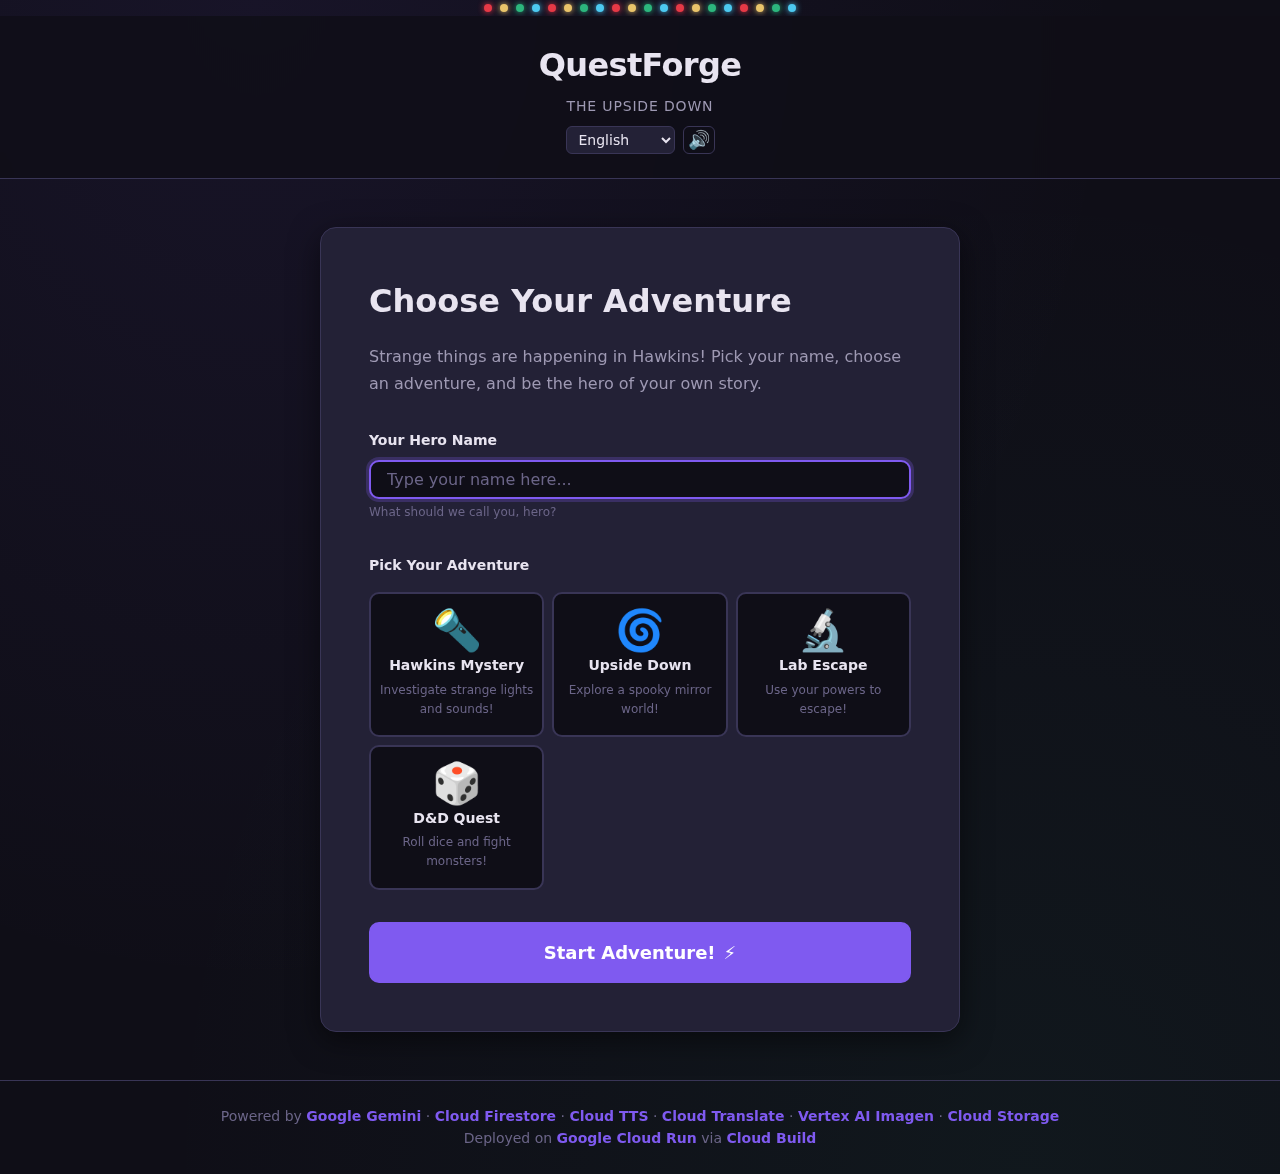
<file: app/static/index.html>
<!DOCTYPE html>
<html lang="en">
<head>
  <meta charset="UTF-8">
  <meta name="viewport" content="width=device-width, initial-scale=1.0">
  <meta name="description" content="QuestForge: The Upside Down — A Stranger Things inspired interactive adventure game powered by Google Gemini AI.">
  <meta name="theme-color" content="#8b0000">
  <meta name="color-scheme" content="dark">
  <title>QuestForge: The Upside Down</title>
  <link rel="preconnect" href="https://fonts.googleapis.com">
  <link rel="preconnect" href="https://fonts.gstatic.com" crossorigin>
  <link href="https://fonts.googleapis.com/css2?family=Creepster&family=Press+Start+2P&display=swap" rel="stylesheet">
  <link rel="stylesheet" href="css/style.css">
  <link rel="stylesheet" href="css/animations.css">
  <link rel="stylesheet" href="css/map.css">
</head>
<body>
  <!-- Skip to content link for accessibility -->
  <a href="#main-content" class="skip-link">Skip to main content</a>

  <!-- Live region for screen reader announcements -->
  <div id="sr-announcer" class="sr-only" aria-live="assertive" aria-atomic="true" role="status"></div>

  <!-- Christmas Lights Decoration -->
  <div class="christmas-lights" aria-hidden="true">
    <span class="light light--red"></span>
    <span class="light light--yellow"></span>
    <span class="light light--green"></span>
    <span class="light light--blue"></span>
    <span class="light light--red"></span>
    <span class="light light--yellow"></span>
    <span class="light light--green"></span>
    <span class="light light--blue"></span>
    <span class="light light--red"></span>
    <span class="light light--yellow"></span>
    <span class="light light--green"></span>
    <span class="light light--blue"></span>
    <span class="light light--red"></span>
    <span class="light light--yellow"></span>
    <span class="light light--green"></span>
    <span class="light light--blue"></span>
    <span class="light light--red"></span>
    <span class="light light--yellow"></span>
    <span class="light light--green"></span>
    <span class="light light--blue"></span>
  </div>

  <!-- Header -->
  <header class="site-header" role="banner">
    <div class="header-inner">
      <h1 class="site-title flickering-title">
        QuestForge
      </h1>
      <p class="site-tagline">The Upside Down</p>
      <div class="header-controls">
        <select id="language-select" class="language-select" aria-label="Select language">
          <option value="en" lang="en">English</option>
          <option value="es" lang="es">Espa&#241;ol</option>
          <option value="fr" lang="fr">Fran&#231;ais</option>
          <option value="de" lang="de">Deutsch</option>
          <option value="ja" lang="ja">&#26085;&#26412;&#35486;</option>
          <option value="hi" lang="hi">&#2361;&#2367;&#2344;&#2381;&#2342;&#2368;</option>
          <option value="pt" lang="pt">Portugu&#234;s</option>
          <option value="zh" lang="zh">&#20013;&#25991;</option>
        </select>
        <button id="btn-sound-toggle" class="btn btn--icon" type="button" aria-label="Toggle sound effects" aria-pressed="true">
          <span class="sound-icon" aria-hidden="true">&#128266;</span>
        </button>
      </div>
    </div>
  </header>

  <!-- Main Content -->
  <main id="main-content" role="main">

    <!-- ==================== START SCREEN ==================== -->
    <section id="start-screen" class="screen screen--active" aria-labelledby="start-heading">
      <div class="container">
        <div class="welcome-card">
          <h2 id="start-heading" class="screen-heading">Choose Your Adventure</h2>
          <p class="welcome-text">
            Strange things are happening in Hawkins! Pick your name, choose an adventure,
            and be the hero of your own story.
          </p>

          <!-- Player Name Input -->
          <div class="form-group">
            <label for="player-name" class="form-label">Your Hero Name</label>
            <input
              type="text"
              id="player-name"
              class="form-input"
              placeholder="Type your name here..."
              required
              autocomplete="off"
              maxlength="50"
              aria-required="true"
              aria-describedby="name-hint"
            >
            <span id="name-hint" class="form-hint">What should we call you, hero?</span>
          </div>

          <!-- Adventure Selection -->
          <fieldset class="adventure-fieldset">
            <legend class="adventure-legend">Pick Your Adventure</legend>
            <div class="adventure-grid" role="radiogroup" aria-label="Adventure selection">

              <label class="adventure-card" data-adventure="hawkins-investigation">
                <input type="radio" name="adventure" value="hawkins-investigation" class="adventure-radio sr-only" aria-label="Hawkins Investigation">
                <span class="adventure-icon" aria-hidden="true">&#128294;</span>
                <span class="adventure-name">Hawkins Mystery</span>
                <span class="adventure-desc">Investigate strange lights and sounds!</span>
              </label>

              <label class="adventure-card" data-adventure="upside-down">
                <input type="radio" name="adventure" value="upside-down" class="adventure-radio sr-only" aria-label="The Upside Down">
                <span class="adventure-icon" aria-hidden="true">&#127744;</span>
                <span class="adventure-name">Upside Down</span>
                <span class="adventure-desc">Explore a spooky mirror world!</span>
              </label>

              <label class="adventure-card" data-adventure="hawkins-lab">
                <input type="radio" name="adventure" value="hawkins-lab" class="adventure-radio sr-only" aria-label="Hawkins Lab Escape">
                <span class="adventure-icon" aria-hidden="true">&#128300;</span>
                <span class="adventure-name">Lab Escape</span>
                <span class="adventure-desc">Use your powers to escape!</span>
              </label>

              <label class="adventure-card" data-adventure="dnd-campaign">
                <input type="radio" name="adventure" value="dnd-campaign" class="adventure-radio sr-only" aria-label="D&amp;D Campaign">
                <span class="adventure-icon" aria-hidden="true">&#127922;</span>
                <span class="adventure-name">D&amp;D Quest</span>
                <span class="adventure-desc">Roll dice and fight monsters!</span>
              </label>

            </div>
          </fieldset>

          <!-- Validation message -->
          <div id="start-error" class="error-message" role="alert" aria-live="polite" hidden></div>

          <!-- Begin Quest Button -->
          <button id="btn-start" class="btn btn--primary btn--large" type="button" aria-label="Begin your adventure">
            <span class="btn-text">Start Adventure!</span>
            <span class="btn-icon" aria-hidden="true">&#9889;</span>
          </button>
        </div>
      </div>
    </section>

    <!-- ==================== GAME SCREEN ==================== -->
    <section id="game-screen" class="screen" aria-labelledby="game-heading" hidden>
      <div class="container game-layout">
        <h2 id="game-heading" class="sr-only" tabindex="-1">Game in Progress</h2>

        <!-- Stats Bar with Hearts -->
        <div class="stats-bar" role="region" aria-label="Player statistics">
          <div class="stat stat--hearts">
            <span class="stat-label" id="health-label">Health</span>
            <div class="hearts-display" id="hearts-display" role="img" aria-labelledby="health-label" aria-valuenow="100" aria-valuemin="0" aria-valuemax="100">
              <span class="heart heart--full" aria-hidden="true">&#10084;&#65039;</span>
              <span class="heart heart--full" aria-hidden="true">&#10084;&#65039;</span>
              <span class="heart heart--full" aria-hidden="true">&#10084;&#65039;</span>
              <span class="heart heart--full" aria-hidden="true">&#10084;&#65039;</span>
              <span class="heart heart--full" aria-hidden="true">&#10084;&#65039;</span>
            </div>
            <span class="health-number" id="health-text">100</span>
          </div>

          <div class="stat stat--xp">
            <span class="stat-label">XP</span>
            <span class="xp-value" id="xp-value" aria-label="Experience points">0</span>
          </div>

          <div class="stat stat--turn">
            <span class="stat-label">Turn</span>
            <span class="turn-counter" id="turn-counter" aria-label="Current turn number">0</span>
          </div>
        </div>

        <!-- Game Panels -->
        <div class="game-panels">

          <!-- Left Panel: Scene + Narrative -->
          <div class="scene-panel">
            <!-- Scene Card -->
            <div class="scene-card" id="scene-card" role="img" aria-label="Scene illustration">
              <div class="scene-bg" id="scene-bg"></div>
              <div class="scene-overlay">
                <span class="scene-location" id="scene-location"></span>
                <span class="scene-mood-icon" id="scene-mood-icon" aria-hidden="true"></span>
              </div>
              <img id="scene-image" class="scene-generated-image" alt="Scene illustration" hidden>
            </div>

            <!-- Narrative Area -->
            <div class="narrative-wrapper">
              <div
                id="narrative"
                class="narrative"
                role="log"
                aria-label="Story narrative"
                aria-live="polite"
                tabindex="0"
              >
                <p class="narrative-placeholder">Your adventure awaits...</p>
              </div>

              <div class="narrative-controls">
                <button id="btn-narrate" class="btn btn--ghost btn--small" type="button" aria-label="Read story aloud">
                  <span aria-hidden="true">&#128266;</span> Listen
                </button>
                <button id="btn-history" class="btn btn--ghost btn--small" type="button" aria-expanded="false" aria-controls="history-panel">
                  <span aria-hidden="true">&#128220;</span> History
                </button>
              </div>

              <!-- History Panel -->
              <div id="history-panel" class="history-panel" role="region" aria-label="Story history" hidden>
                <div id="history-content" class="history-content"></div>
              </div>
            </div>
          </div>

          <!-- Right Panel: Map + Inventory + Achievements -->
          <div class="side-panel">
            <!-- Mini Map -->
            <div class="map-panel" id="map-panel" role="img" aria-label="Adventure map">
              <h3 class="panel-title">Map</h3>
              <canvas id="game-map" width="280" height="200" aria-label="Visual map of explored locations"></canvas>
            </div>

            <!-- Visual Inventory Grid -->
            <div class="inventory-panel">
              <h3 class="panel-title">Inventory</h3>
              <div class="inventory-grid" id="inventory-grid" role="list" aria-label="Inventory items">
                <span class="inventory-empty" role="listitem">Empty backpack</span>
              </div>
            </div>

            <!-- Achievements -->
            <div class="achievements-panel">
              <h3 class="panel-title">Badges</h3>
              <div class="achievements-grid" id="achievements-grid" role="list" aria-label="Achievement badges">
                <span class="achievements-empty" role="listitem">No badges yet</span>
              </div>
            </div>
          </div>

        </div>

        <!-- Loading Indicator -->
        <div id="loading-indicator" class="loading" role="status" hidden>
          <div class="loading-lights" aria-hidden="true">
            <span class="loading-light"></span>
            <span class="loading-light"></span>
            <span class="loading-light"></span>
            <span class="loading-light"></span>
            <span class="loading-light"></span>
          </div>
          <span class="loading-text">The Upside Down is shifting...</span>
        </div>

        <!-- Choices Area -->
        <div id="choices" class="choices" role="group" aria-label="Available actions">
          <!-- Choice buttons injected by JS -->
        </div>

        <!-- Free Input Area -->
        <div class="free-input-area" id="free-input-area">
          <label for="custom-action" class="sr-only">Type a custom action</label>
          <div class="input-row">
            <input
              type="text"
              id="custom-action"
              class="form-input form-input--action"
              placeholder="What do you want to do?"
              autocomplete="off"
              maxlength="200"
              aria-describedby="action-hint"
            >
            <button id="btn-custom-action" class="btn btn--secondary" type="button" aria-label="Submit custom action">
              Go!
            </button>
          </div>
          <span id="action-hint" class="form-hint">Or type your own idea!</span>
        </div>

        <!-- Encounter Overlay -->
        <div id="encounter-overlay" class="encounter-overlay" hidden role="dialog" aria-label="Encounter">
          <div class="encounter-card">
            <div class="encounter-icon" id="encounter-icon" aria-hidden="true"></div>
            <div class="encounter-name" id="encounter-name"></div>
            <div class="encounter-type" id="encounter-type"></div>
          </div>
        </div>

        <!-- Item Found Animation -->
        <div id="item-found-overlay" class="item-found-overlay" hidden role="alert">
          <div class="item-found-card">
            <span class="item-found-sparkle" aria-hidden="true">&#10024;</span>
            <span class="item-found-name" id="item-found-name"></span>
          </div>
        </div>

        <!-- Achievement Popup -->
        <div id="achievement-popup" class="achievement-popup" hidden role="alert">
          <span class="achievement-star" aria-hidden="true">&#11088;</span>
          <span class="achievement-text" id="achievement-text"></span>
        </div>

        <!-- Error display -->
        <div id="game-error" class="error-message" role="alert" aria-live="polite" hidden></div>
      </div>
    </section>

    <!-- ==================== GAME OVER SCREEN ==================== -->
    <section id="gameover-screen" class="screen" aria-labelledby="gameover-heading" hidden>
      <div class="container">
        <div class="gameover-card">
          <div id="gameover-icon" class="gameover-icon" aria-hidden="true"></div>
          <h2 id="gameover-heading" class="screen-heading" tabindex="-1"></h2>
          <p id="gameover-message" class="gameover-message"></p>

          <!-- Achievements Earned -->
          <div class="gameover-achievements" id="gameover-achievements" role="region" aria-label="Achievements earned">
          </div>

          <!-- Stats Summary -->
          <div class="gameover-stats" role="region" aria-label="Game summary">
            <h3 class="gameover-stats-heading">Quest Summary</h3>
            <dl class="stats-summary">
              <div class="summary-item">
                <dt>Turns</dt>
                <dd id="summary-turns">0</dd>
              </div>
              <div class="summary-item">
                <dt>Health</dt>
                <dd id="summary-health">0</dd>
              </div>
              <div class="summary-item">
                <dt>Items</dt>
                <dd id="summary-items">0</dd>
              </div>
              <div class="summary-item">
                <dt>XP</dt>
                <dd id="summary-xp">0</dd>
              </div>
            </dl>
          </div>

          <button id="btn-play-again" class="btn btn--primary btn--large" type="button" aria-label="Start a new adventure">
            <span class="btn-text">Play Again!</span>
            <span class="btn-icon" aria-hidden="true">&#9889;</span>
          </button>
        </div>
      </div>
    </section>

  </main>

  <!-- Footer -->
  <footer class="site-footer" role="contentinfo">
    <p class="footer-credit">
      Powered by
      <strong>Google Gemini</strong> &middot;
      <strong>Cloud Firestore</strong> &middot;
      <strong>Cloud TTS</strong> &middot;
      <strong>Cloud Translate</strong> &middot;
      <strong>Vertex AI Imagen</strong> &middot;
      <strong>Cloud Storage</strong>
      <br>
      Deployed on <strong>Google Cloud Run</strong> via <strong>Cloud Build</strong>
    </p>
  </footer>

  <!-- Particle overlay for Upside Down effects -->
  <div id="particle-overlay" class="particle-overlay" aria-hidden="true"></div>

  <script src="js/app.js"></script>
</body>
</html>
</file>
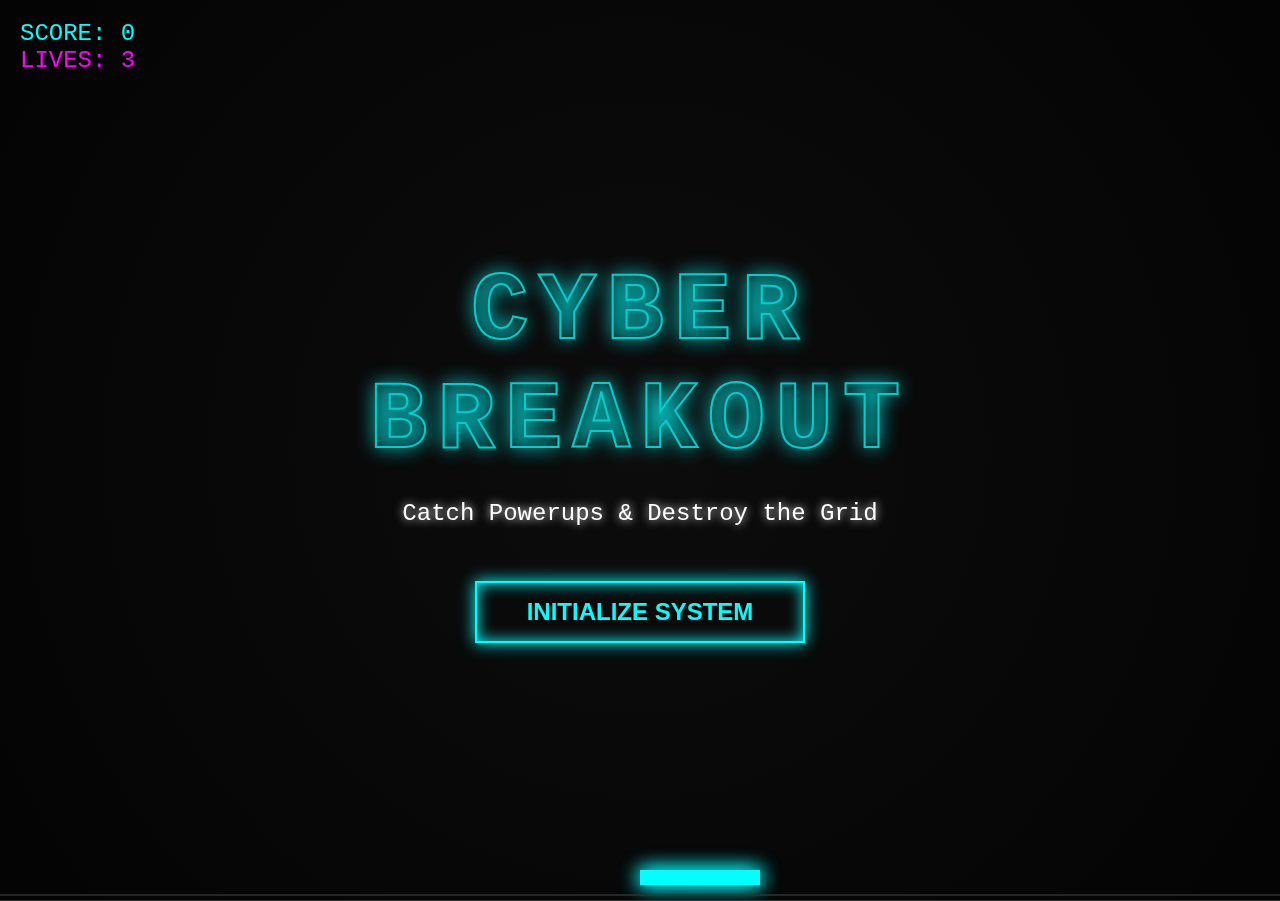
<file: 30-jan/demo-app.html>
<!DOCTYPE html>
<html lang="en">
<head>
    <meta charset="UTF-8">
    <meta name="viewport" content="width=device-width, initial-scale=1.0">
    <title>Cyber Breakout Ultimate</title>
    <style>
        body {
            margin: 0;
            overflow: hidden;
            background-color: #050505;
            font-family: 'Courier New', Courier, monospace;
            touch-action: none; /* Prevent mobile scrolling */
        }

        #game-container {
            position: relative;
            width: 100vw;
            height: 100vh;
            display: flex;
            justify-content: center;
            align-items: center;
        }

        canvas {
            box-shadow: 0 0 50px rgba(0, 255, 255, 0.2);
            border: 1px solid #333;
            background: radial-gradient(circle at center, #1a1a1a 0%, #000000 100%);
        }

        /* UI Overlay */
        .ui-layer {
            position: absolute;
            pointer-events: none; /* Let clicks pass through to game */
            width: 100%;
            height: 100%;
            display: flex;
            flex-direction: column;
            justify-content: center;
            align-items: center;
            text-align: center;
            z-index: 10;
        }

        .hud {
            position: absolute;
            top: 20px;
            left: 20px;
            text-align: left;
            pointer-events: none;
        }

        h1 {
            font-size: 6rem;
            margin: 0;
            color: transparent;
            -webkit-text-stroke: 2px #0ff;
            text-shadow: 0 0 20px #0ff;
            opacity: 0.8;
            letter-spacing: 10px;
        }

        p {
            color: #fff;
            font-size: 1.5rem;
            text-shadow: 0 0 10px #fff;
        }

        #start-btn {
            pointer-events: auto;
            margin-top: 30px;
            padding: 15px 50px;
            font-size: 1.5rem;
            background: transparent;
            color: #0ff;
            border: 2px solid #0ff;
            box-shadow: 0 0 15px #0ff, inset 0 0 15px #0ff;
            cursor: pointer;
            text-transform: uppercase;
            font-weight: bold;
            transition: 0.2s;
        }

        #start-btn:hover {
            background: #0ff;
            color: #000;
            box-shadow: 0 0 30px #0ff, inset 0 0 30px #0ff;
        }

        .hidden { display: none !important; }
    </style>
</head>
<body>

    <div id="game-container">
        <canvas id="gameCanvas"></canvas>
        
        <div class="hud">
            <div style="color: #0ff; font-size: 24px;">SCORE: <span id="scoreVal">0</span></div>
            <div style="color: #f0f; font-size: 24px;">LIVES: <span id="livesVal">3</span></div>
        </div>

        <div id="menu" class="ui-layer">
            <h1>CYBER<br>BREAKOUT</h1>
            <p>Catch Powerups & Destroy the Grid</p>
            <button id="start-btn">INITIALIZE SYSTEM</button>
        </div>
    </div>

    <script>
        /** * AUDIO SYSTEM (Synthesizer)
         * Generates sounds on the fly using Web Audio API
         */
        const AudioContext = window.AudioContext || window.webkitAudioContext;
        let audioCtx;

        function initAudio() {
            if (!audioCtx) audioCtx = new AudioContext();
            if (audioCtx.state === 'suspended') audioCtx.resume();
        }

        function playSound(type) {
            if (!audioCtx) return;
            const osc = audioCtx.createOscillator();
            const gainNode = audioCtx.createGain();
            
            osc.connect(gainNode);
            gainNode.connect(audioCtx.destination);

            const now = audioCtx.currentTime;

            if (type === 'hit') {
                // High pitch beep
                osc.type = 'sine';
                osc.frequency.setValueAtTime(800, now);
                osc.frequency.exponentialRampToValueAtTime(100, now + 0.1);
                gainNode.gain.setValueAtTime(0.3, now);
                gainNode.gain.exponentialRampToValueAtTime(0.01, now + 0.1);
                osc.start(now);
                osc.stop(now + 0.1);
            } else if (type === 'brick') {
                // Explosion noise
                osc.type = 'square';
                osc.frequency.setValueAtTime(200, now);
                osc.frequency.exponentialRampToValueAtTime(50, now + 0.2);
                gainNode.gain.setValueAtTime(0.2, now);
                gainNode.gain.exponentialRampToValueAtTime(0.01, now + 0.2);
                osc.start(now);
                osc.stop(now + 0.2);
            } else if (type === 'powerup') {
                // Ascending chime
                osc.type = 'triangle';
                osc.frequency.setValueAtTime(400, now);
                osc.frequency.linearRampToValueAtTime(1200, now + 0.3);
                gainNode.gain.setValueAtTime(0.2, now);
                gainNode.gain.linearRampToValueAtTime(0, now + 0.3);
                osc.start(now);
                osc.stop(now + 0.3);
            } else if (type === 'laser') {
                // Pew pew
                osc.type = 'sawtooth';
                osc.frequency.setValueAtTime(1200, now);
                osc.frequency.exponentialRampToValueAtTime(300, now + 0.15);
                gainNode.gain.setValueAtTime(0.1, now);
                gainNode.gain.exponentialRampToValueAtTime(0.01, now + 0.15);
                osc.start(now);
                osc.stop(now + 0.15);
            }
        }

        /**
         * GAME ENGINE
         */
        const canvas = document.getElementById('gameCanvas');
        const ctx = canvas.getContext('2d');
        
        // Resize handling
        function resize() {
            canvas.width = window.innerWidth;
            canvas.height = window.innerHeight;
        }
        window.addEventListener('resize', resize);
        resize();

        // Game State
        let gameState = 'MENU'; // MENU, PLAYING, GAMEOVER
        let score = 0;
        let lives = 3;
        let level = 1;
        let shakeTime = 0; // Screen shake timer

        // Input
        let rightPressed = false;
        let leftPressed = false;
        let mouseX = 0;

        // Entities
        let balls = [];
        let bricks = [];
        let particles = [];
        let powerUps = [];
        let lasers = [];

        // Paddle
        const paddle = {
            width: 120,
            height: 15,
            x: canvas.width / 2,
            color: '#0ff',
            laserActive: false,
            widthMultiplier: 1
        };

        // --- CLASSES ---

        class Ball {
            constructor(x, y, dx, dy) {
                this.x = x;
                this.y = y;
                this.dx = dx;
                this.dy = dy;
                this.radius = 8;
                this.active = true;
                this.tail = []; // For trail effect
            }

            draw() {
                // Draw Trail
                this.tail.forEach((pos, index) => {
                    const alpha = index / this.tail.length;
                    ctx.beginPath();
                    ctx.arc(pos.x, pos.y, this.radius * alpha, 0, Math.PI * 2);
                    ctx.fillStyle = `rgba(0, 255, 255, ${alpha * 0.4})`;
                    ctx.fill();
                });

                // Draw Ball
                ctx.beginPath();
                ctx.arc(this.x, this.y, this.radius, 0, Math.PI * 2);
                ctx.fillStyle = '#fff';
                ctx.shadowBlur = 20;
                ctx.shadowColor = '#0ff';
                ctx.fill();
                ctx.shadowBlur = 0;
            }

            update() {
                // Update tail
                this.tail.push({x: this.x, y: this.y});
                if(this.tail.length > 10) this.tail.shift();

                // Move
                this.x += this.dx;
                this.y += this.dy;

                // Wall Collision
                if(this.x + this.radius > canvas.width || this.x - this.radius < 0) {
                    this.dx = -this.dx;
                    playSound('hit');
                }
                if(this.y - this.radius < 0) {
                    this.dy = -this.dy;
                    playSound('hit');
                }
                
                // Floor Collision (Death check)
                if(this.y + this.radius > canvas.height) {
                    this.active = false;
                }

                // Paddle Collision
                if(this.x > paddle.x && this.x < paddle.x + (paddle.width * paddle.widthMultiplier) &&
                   this.y + this.radius > canvas.height - 30 && this.y - this.radius < canvas.height - 15) {
                    
                    this.dy = -Math.abs(this.dy * 1.02); // Speed up slightly
                    
                    // English/Spin effect
                    let hitPoint = this.x - (paddle.x + (paddle.width * paddle.widthMultiplier)/2);
                    this.dx = hitPoint * 0.15;
                    
                    playSound('hit');
                    createParticles(this.x, this.y, '#0ff', 5);
                }
            }
        }

        class Particle {
            constructor(x, y, color) {
                this.x = x;
                this.y = y;
                this.color = color;
                this.size = Math.random() * 3 + 2;
                this.speedX = Math.random() * 6 - 3;
                this.speedY = Math.random() * 6 - 3;
                this.life = 1.0;
            }
            update() {
                this.x += this.speedX;
                this.y += this.speedY;
                this.life -= 0.02;
                this.size *= 0.95;
            }
            draw() {
                ctx.save();
                ctx.globalAlpha = this.life;
                ctx.fillStyle = this.color;
                ctx.fillRect(this.x, this.y, this.size, this.size);
                ctx.restore();
            }
        }

        class PowerUp {
            constructor(x, y) {
                this.x = x;
                this.y = y;
                this.width = 20;
                this.height = 20;
                this.dy = 3;
                this.type = Math.random(); 
                // 0-0.3: MultiBall, 0.3-0.6: Wide Paddle, 0.6-1.0: Laser
                this.color = this.type < 0.3 ? '#f00' : (this.type < 0.6 ? '#0f0' : '#00f');
                this.symbol = this.type < 0.3 ? 'M' : (this.type < 0.6 ? 'W' : 'L');
            }
            update() {
                this.y += this.dy;
                // Collision with paddle
                if(this.y + this.height > canvas.height - 30 &&
                   this.x > paddle.x && this.x < paddle.x + (paddle.width * paddle.widthMultiplier)) {
                       activatePowerUp(this.type);
                       return false; // Remove
                   }
                if(this.y > canvas.height) return false;
                return true;
            }
            draw() {
                ctx.font = "bold 20px Arial";
                ctx.fillStyle = this.color;
                ctx.shadowBlur = 10;
                ctx.shadowColor = this.color;
                ctx.fillText(this.symbol, this.x, this.y);
                ctx.shadowBlur = 0;
            }
        }

        class Laser {
            constructor(x, y) {
                this.x = x;
                this.y = y;
                this.dy = -10;
                this.active = true;
            }
            update() {
                this.y += this.dy;
                if(this.y < 0) this.active = false;
            }
            draw() {
                ctx.fillStyle = '#f0f';
                ctx.fillRect(this.x, this.y, 4, 15);
            }
        }

        // --- HELPERS ---

        function createParticles(x, y, color, count = 10) {
            for(let i=0; i<count; i++) {
                particles.push(new Particle(x, y, color));
            }
        }

        function activatePowerUp(val) {
            playSound('powerup');
            score += 50;
            if(val < 0.3) {
                // Multiball
                balls.push(new Ball(canvas.width/2, canvas.height/2, 4, -4));
                balls.push(new Ball(canvas.width/2, canvas.height/2, -4, -4));
            } else if (val < 0.6) {
                // Wide Paddle
                paddle.widthMultiplier = 1.5;
                setTimeout(() => paddle.widthMultiplier = 1, 10000);
            } else {
                // Laser
                paddle.laserActive = true;
                setTimeout(() => paddle.laserActive = false, 8000);
            }
        }

        function initBricks() {
            bricks = [];
            const cols = Math.floor(canvas.width / 80);
            const rows = 6;
            const colors = ['#f00', '#f80', '#ff0', '#0f0', '#00f', '#f0f'];
            
            for(let c=0; c<cols; c++) {
                bricks[c] = [];
                for(let r=0; r<rows; r++) {
                    bricks[c][r] = { 
                        x: 0, 
                        y: 0, 
                        status: 1, 
                        color: colors[r],
                        hp: 1
                    };
                }
            }
        }

        // --- CORE LOGIC ---

        function update() {
            if(gameState !== 'PLAYING') return;

            // Screen shake decay
            if(shakeTime > 0) shakeTime--;

            // Move Paddle
            if(rightPressed && paddle.x < canvas.width - (paddle.width * paddle.widthMultiplier)) {
                paddle.x += 10;
            } else if(leftPressed && paddle.x > 0) {
                paddle.x -= 10;
            }

            // Laser Firing (Auto-fire if active)
            if(paddle.laserActive && Math.random() < 0.1) {
                lasers.push(new Laser(paddle.x + (paddle.width * paddle.widthMultiplier)/2, canvas.height - 30));
                playSound('laser');
            }

            // Update Balls
            let activeBalls = 0;
            balls.forEach(b => {
                if(b.active) {
                    b.update();
                    activeBalls++;
                }
            });
            if(activeBalls === 0) {
                lives--;
                shakeTime = 20;
                if(lives <= 0) {
                    gameOver();
                } else {
                    resetBall();
                }
            }

            // Update Lasers
            lasers.forEach(l => l.update());
            lasers = lasers.filter(l => l.active);

            // Check Brick Collisions (Ball)
            let bricksLeft = 0;
            for(let c=0; c<bricks.length; c++) {
                for(let r=0; r<bricks[c].length; r++) {
                    let b = bricks[c][r];
                    if(b.status === 1) {
                        bricksLeft++;
                        // Calculate positions
                        let brickX = (c * 80) + 35; // centered-ish logic simplified
                        let brickY = (r * 30) + 60;
                        b.x = brickX;
                        b.y = brickY;

                        // Check Balls
                        balls.forEach(ball => {
                            if(ball.active && 
                               ball.x > b.x && ball.x < b.x + 70 && 
                               ball.y > b.y && ball.y < b.y + 20) {
                                   
                                ball.dy = -ball.dy;
                                b.status = 0;
                                score += 20;
                                shakeTime = 5;
                                createParticles(b.x + 35, b.y + 10, b.color, 15);
                                playSound('brick');
                                
                                // Chance for powerup
                                if(Math.random() < 0.15) {
                                    powerUps.push(new PowerUp(b.x + 35, b.y + 10));
                                }
                            }
                        });

                        // Check Lasers
                        lasers.forEach(l => {
                            if(l.active && l.x > b.x && l.x < b.x + 70 && l.y > b.y && l.y < b.y + 20) {
                                l.active = false;
                                b.status = 0;
                                score += 20;
                                createParticles(b.x + 35, b.y + 10, b.color, 10);
                                playSound('brick');
                            }
                        });
                    }
                }
            }

            if(bricksLeft === 0) {
                // Level Up logic could go here
                initBricks();
                balls[0].active = false; 
                resetBall();
            }

            // Update Particles
            particles.forEach(p => p.update());
            particles = particles.filter(p => p.life > 0);

            // Update Powerups
            powerUps = powerUps.filter(p => p.update());

            // UI Updates
            document.getElementById('scoreVal').innerText = score;
            document.getElementById('livesVal').innerText = lives;
        }

        function draw() {
            // Motion Blur / Trails effect
            // Instead of clearing rect, we draw a semi-transparent black rect
            ctx.fillStyle = 'rgba(5, 5, 5, 0.3)';
            ctx.fillRect(0, 0, canvas.width, canvas.height);

            // Screen Shake
            ctx.save();
            if(shakeTime > 0) {
                let dx = (Math.random() - 0.5) * 10;
                let dy = (Math.random() - 0.5) * 10;
                ctx.translate(dx, dy);
            }

            // Draw Bricks
            for(let c=0; c<bricks.length; c++) {
                for(let r=0; r<bricks[c].length; r++) {
                    if(bricks[c][r].status === 1) {
                        ctx.beginPath();
                        ctx.rect(bricks[c][r].x, bricks[c][r].y, 70, 20);
                        ctx.fillStyle = bricks[c][r].color;
                        ctx.shadowBlur = 10;
                        ctx.shadowColor = bricks[c][r].color;
                        ctx.fill();
                        ctx.shadowBlur = 0;
                        ctx.closePath();
                    }
                }
            }

            // Draw Entities
            balls.forEach(b => { if(b.active) b.draw(); });
            particles.forEach(p => p.draw());
            powerUps.forEach(p => p.draw());
            lasers.forEach(l => l.draw());

            // Draw Paddle
            let pWidth = paddle.width * paddle.widthMultiplier;
            ctx.fillStyle = paddle.laserActive ? '#f0f' : paddle.color;
            ctx.shadowBlur = 20;
            ctx.shadowColor = paddle.color;
            ctx.fillRect(paddle.x, canvas.height - 30, pWidth, paddle.height);
            ctx.shadowBlur = 0;

            // Draw Floor Line
            ctx.beginPath();
            ctx.moveTo(0, canvas.height-5);
            ctx.lineTo(canvas.width, canvas.height-5);
            ctx.strokeStyle = '#333';
            ctx.stroke();

            ctx.restore();

            requestAnimationFrame(() => {
                update();
                draw();
            });
        }

        function resetBall() {
            balls = [new Ball(canvas.width/2, canvas.height/2, 5, -5)];
            paddle.x = (canvas.width - paddle.width)/2;
        }

        function gameOver() {
            gameState = 'GAMEOVER';
            document.getElementById('menu').classList.remove('hidden');
            document.querySelector('#menu h1').innerText = "SYSTEM FAILURE";
            document.querySelector('#menu p').innerText = "Final Score: " + score;
            document.getElementById('start-btn').innerText = "REBOOT SYSTEM";
        }

        function startGame() {
            initAudio(); // Must happen on user interaction
            document.getElementById('menu').classList.add('hidden');
            score = 0;
            lives = 3;
            initBricks();
            resetBall();
            gameState = 'PLAYING';
        }

        // --- CONTROLS ---

        document.getElementById('start-btn').addEventListener('click', startGame);

        document.addEventListener("keydown", (e) => {
            if(e.key == "Right" || e.key == "ArrowRight") rightPressed = true;
            else if(e.key == "Left" || e.key == "ArrowLeft") leftPressed = true;
        });

        document.addEventListener("keyup", (e) => {
            if(e.key == "Right" || e.key == "ArrowRight") rightPressed = false;
            else if(e.key == "Left" || e.key == "ArrowLeft") leftPressed = false;
        });

        document.addEventListener("mousemove", (e) => {
            const relativeX = e.clientX - canvas.offsetLeft;
            const pWidth = paddle.width * paddle.widthMultiplier;
            if(relativeX > 0 && relativeX < canvas.width) {
                paddle.x = relativeX - pWidth / 2;
                // Clamp
                if (paddle.x < 0) paddle.x = 0;
                if (paddle.x + pWidth > canvas.width) paddle.x = canvas.width - pWidth;
            }
        });

        // Initialize Loop
        draw();

    </script>
</body>
</html>
</file>
<file: app/static/css/style.css>
/* ============================================================
   QuestForge — AI-Powered Text Adventure
   Style Sheet
   ============================================================ */

/* ----------------------------------------------------------
   1. CSS Custom Properties (Design Tokens)
   ---------------------------------------------------------- */
:root {
  /* Base palette — dark atmospheric theme */
  --color-bg:           #0f0e17;
  --color-bg-alt:       #1a1929;
  --color-surface:      #232136;
  --color-surface-alt:  #2e2b4a;
  --color-border:       #393556;
  --color-text:         #e8e4f0;
  --color-text-muted:   #9e99b3;
  --color-text-dim:     #6b6588;

  /* Accent — default (overridden per genre) */
  --color-accent:       #7f5af0;
  --color-accent-glow:  rgba(127, 90, 240, 0.25);
  --color-accent-text:  #ffffff;

  /* Semantic */
  --color-success:      #2cb67d;
  --color-warning:      #e9c46a;
  --color-danger:       #e63946;
  --color-info:         #4cc9f0;

  /* Health bar gradient stops */
  --health-high:        #2cb67d;
  --health-mid:         #e9c46a;
  --health-low:         #e63946;

  /* Neon colours (used by JS for health numbers) */
  --color-neon-green:   #39ff14;
  --color-neon-yellow:  #e9c46a;

  /* Typography */
  --font-family:        system-ui, -apple-system, BlinkMacSystemFont, "Segoe UI",
                        Roboto, Oxygen, Ubuntu, Cantarell, "Fira Sans",
                        "Droid Sans", "Helvetica Neue", Arial, sans-serif;
  --font-mono:          ui-monospace, "Cascadia Code", "Source Code Pro",
                        Menlo, Consolas, "DejaVu Sans Mono", monospace;
  --font-size-base:     1rem;
  --font-size-sm:       0.875rem;
  --font-size-xs:       0.75rem;
  --font-size-lg:       1.125rem;
  --font-size-xl:       1.5rem;
  --font-size-2xl:      2rem;
  --font-size-3xl:      2.5rem;
  --line-height:        1.6;

  /* Spacing */
  --space-xs:  0.25rem;
  --space-sm:  0.5rem;
  --space-md:  1rem;
  --space-lg:  1.5rem;
  --space-xl:  2rem;
  --space-2xl: 3rem;
  --space-3xl: 4rem;

  /* Radius */
  --radius-sm:  0.375rem;
  --radius-md:  0.625rem;
  --radius-lg:  1rem;
  --radius-xl:  1.5rem;
  --radius-full: 9999px;

  /* Shadows */
  --shadow-sm:  0 1px 3px rgba(0,0,0,0.3);
  --shadow-md:  0 4px 12px rgba(0,0,0,0.4);
  --shadow-lg:  0 8px 30px rgba(0,0,0,0.5);
  --shadow-glow: 0 0 20px var(--color-accent-glow);

  /* Transitions */
  --transition-fast: 150ms ease;
  --transition-base: 250ms ease;
  --transition-slow: 400ms ease;

  /* Layout */
  --container-max:  52rem;
  --header-height:  4rem;
}

/* ----------------------------------------------------------
   2. Genre-Specific Themes
   ---------------------------------------------------------- */
body.theme-fantasy {
  --color-accent:       #d4a017;
  --color-accent-glow:  rgba(212, 160, 23, 0.25);
  --color-surface:      #2a2240;
  --color-surface-alt:  #362d50;
  --color-border:       #4a3f6b;
}

body.theme-sci-fi {
  --color-accent:       #00d4ff;
  --color-accent-glow:  rgba(0, 212, 255, 0.25);
  --color-surface:      #0d1b2a;
  --color-surface-alt:  #1b2838;
  --color-border:       #234;
}

body.theme-mystery {
  --color-accent:       #d4a017;
  --color-accent-glow:  rgba(212, 160, 23, 0.2);
  --color-surface:      #1a2418;
  --color-surface-alt:  #243022;
  --color-border:       #3a4a2e;
}

body.theme-horror {
  --color-accent:       #c0392b;
  --color-accent-glow:  rgba(192, 57, 43, 0.3);
  --color-surface:      #1c1618;
  --color-surface-alt:  #2a1e22;
  --color-border:       #4a2830;
}

body.theme-pirate {
  --color-accent:       #f0c040;
  --color-accent-glow:  rgba(240, 192, 64, 0.25);
  --color-surface:      #13213c;
  --color-surface-alt:  #1b2d4e;
  --color-border:       #2a4060;
}

/* Adventure-specific themes (match Adventure enum values) */
body.theme-hawkins-investigation {
  --color-accent:       #d4a017;
  --color-accent-glow:  rgba(212, 160, 23, 0.2);
  --color-surface:      #1a2418;
  --color-surface-alt:  #243022;
  --color-border:       #3a4a2e;
}

body.theme-upside-down {
  --color-accent:       #c0392b;
  --color-accent-glow:  rgba(192, 57, 43, 0.3);
  --color-surface:      #1c1618;
  --color-surface-alt:  #2a1e22;
  --color-border:       #4a2830;
}

body.theme-hawkins-lab {
  --color-accent:       #00d4ff;
  --color-accent-glow:  rgba(0, 212, 255, 0.25);
  --color-surface:      #0d1b2a;
  --color-surface-alt:  #1b2838;
  --color-border:       #234;
}

body.theme-dnd-campaign {
  --color-accent:       #d4a017;
  --color-accent-glow:  rgba(212, 160, 23, 0.25);
  --color-surface:      #2a2240;
  --color-surface-alt:  #362d50;
  --color-border:       #4a3f6b;
}

/* ----------------------------------------------------------
   3. Reset & Base
   ---------------------------------------------------------- */
*,
*::before,
*::after {
  box-sizing: border-box;
  margin: 0;
  padding: 0;
}

html {
  font-size: 100%;
  scroll-behavior: smooth;
  -webkit-text-size-adjust: 100%;
}

body {
  font-family: var(--font-family);
  font-size: var(--font-size-base);
  line-height: var(--line-height);
  color: var(--color-text);
  background: var(--color-bg);
  background-image:
    radial-gradient(ellipse at 20% 0%, rgba(127,90,240,0.08) 0%, transparent 60%),
    radial-gradient(ellipse at 80% 100%, rgba(44,182,125,0.06) 0%, transparent 60%);
  min-height: 100vh;
  display: flex;
  flex-direction: column;
  transition: background var(--transition-slow);
  overflow-x: hidden;
}

img, svg { display: block; max-width: 100%; }

a {
  color: var(--color-accent);
  text-decoration: underline;
  text-underline-offset: 2px;
}

/* ----------------------------------------------------------
   4. Accessibility Utilities
   ---------------------------------------------------------- */
.sr-only {
  position: absolute;
  width: 1px;
  height: 1px;
  padding: 0;
  margin: -1px;
  overflow: hidden;
  clip: rect(0, 0, 0, 0);
  clip-path: inset(50%);
  white-space: nowrap;
  border: 0;
}

.skip-link {
  position: absolute;
  top: -100%;
  left: var(--space-md);
  background: var(--color-accent);
  color: var(--color-accent-text);
  padding: var(--space-sm) var(--space-md);
  border-radius: var(--radius-sm);
  z-index: 1000;
  font-weight: 600;
  text-decoration: none;
  transition: top var(--transition-fast);
}

.skip-link:focus {
  top: var(--space-md);
  outline: 3px solid var(--color-accent);
  outline-offset: 2px;
}

/* Global focus outline — visible and styled */
:focus-visible {
  outline: 3px solid var(--color-accent);
  outline-offset: 2px;
  border-radius: var(--radius-sm);
}

/* ----------------------------------------------------------
   5. Layout
   ---------------------------------------------------------- */
.container {
  width: 100%;
  max-width: var(--container-max);
  margin: 0 auto;
  padding: 0 var(--space-md);
}

.screen {
  display: none;
  animation: fadeIn var(--transition-slow) ease both;
}

.screen--active,
.screen[aria-current="true"] {
  display: block;
}

/* Screens use hidden attribute; override display for active state */
.screen:not([hidden]) {
  display: block;
}

@keyframes fadeIn {
  from { opacity: 0; transform: translateY(12px); }
  to   { opacity: 1; transform: translateY(0); }
}

/* ----------------------------------------------------------
   6. Header
   ---------------------------------------------------------- */
.site-header {
  padding: var(--space-lg) 0;
  text-align: center;
  border-bottom: 1px solid var(--color-border);
  background: rgba(15, 14, 23, 0.8);
  backdrop-filter: blur(12px);
  -webkit-backdrop-filter: blur(12px);
  position: sticky;
  top: 0;
  z-index: 100;
}

.site-title {
  font-size: var(--font-size-2xl);
  font-weight: 800;
  letter-spacing: -0.02em;
  color: var(--color-text);
  display: inline-flex;
  align-items: center;
  gap: var(--space-sm);
}

.title-icon {
  font-size: var(--font-size-xl);
  color: var(--color-accent);
  filter: drop-shadow(0 0 6px var(--color-accent-glow));
}

.site-tagline {
  font-size: var(--font-size-sm);
  color: var(--color-text-muted);
  margin-top: var(--space-xs);
  letter-spacing: 0.06em;
  text-transform: uppercase;
}

/* ----------------------------------------------------------
   7. Footer
   ---------------------------------------------------------- */
.site-footer {
  margin-top: auto;
  padding: var(--space-lg) 0;
  text-align: center;
  border-top: 1px solid var(--color-border);
  color: var(--color-text-dim);
  font-size: var(--font-size-sm);
}

.footer-credit strong {
  color: var(--color-accent);
  font-weight: 600;
}

/* ----------------------------------------------------------
   8. Start Screen
   ---------------------------------------------------------- */
#start-screen {
  flex: 1;
  display: flex;
  align-items: center;
  padding: var(--space-2xl) 0;
}

#start-screen:not([hidden]) {
  display: flex;
}

.welcome-card {
  background: var(--color-surface);
  border: 1px solid var(--color-border);
  border-radius: var(--radius-lg);
  padding: var(--space-2xl);
  box-shadow: var(--shadow-lg);
  max-width: 40rem;
  margin: 0 auto;
}

.screen-heading {
  font-size: var(--font-size-2xl);
  font-weight: 700;
  margin-bottom: var(--space-md);
  color: var(--color-text);
}

.welcome-text {
  color: var(--color-text-muted);
  margin-bottom: var(--space-xl);
  line-height: 1.7;
}

/* Form elements */
.form-group {
  margin-bottom: var(--space-xl);
}

.form-label {
  display: block;
  font-weight: 600;
  margin-bottom: var(--space-sm);
  font-size: var(--font-size-sm);
  color: var(--color-text);
}

.form-input {
  width: 100%;
  padding: var(--space-sm) var(--space-md);
  font-family: var(--font-family);
  font-size: var(--font-size-base);
  color: var(--color-text);
  background: var(--color-bg);
  border: 2px solid var(--color-border);
  border-radius: var(--radius-md);
  transition: border-color var(--transition-fast), box-shadow var(--transition-fast);
}

.form-input::placeholder {
  color: var(--color-text-dim);
}

.form-input:focus {
  border-color: var(--color-accent);
  box-shadow: 0 0 0 3px var(--color-accent-glow);
  outline: none;
}

.form-hint {
  display: block;
  font-size: var(--font-size-xs);
  color: var(--color-text-dim);
  margin-top: var(--space-xs);
}

/* Adventure Selection */
.adventure-fieldset {
  border: none;
  margin-bottom: var(--space-xl);
}

.adventure-legend {
  font-weight: 600;
  font-size: var(--font-size-sm);
  margin-bottom: var(--space-md);
  color: var(--color-text);
}

.adventure-grid {
  display: grid;
  grid-template-columns: repeat(auto-fit, minmax(8.5rem, 1fr));
  gap: var(--space-sm);
}

.adventure-card {
  display: flex;
  flex-direction: column;
  align-items: center;
  gap: var(--space-xs);
  padding: var(--space-md) var(--space-sm);
  background: var(--color-bg);
  border: 2px solid var(--color-border);
  border-radius: var(--radius-md);
  cursor: pointer;
  transition:
    border-color var(--transition-fast),
    background var(--transition-fast),
    transform var(--transition-fast),
    box-shadow var(--transition-fast);
  text-align: center;
  user-select: none;
}

.adventure-card:hover {
  border-color: var(--color-text-dim);
  background: var(--color-surface-alt);
  transform: translateY(-2px);
}

.adventure-card:has(.adventure-radio:focus-visible) {
  outline: 3px solid var(--color-accent);
  outline-offset: 2px;
}

.adventure-card:has(.adventure-radio:checked) {
  border-color: var(--color-accent);
  background: var(--color-surface-alt);
  box-shadow: var(--shadow-glow);
}

/* Fallback for browsers without :has — handled by JS class */
.adventure-card.selected {
  border-color: var(--color-accent);
  background: var(--color-surface-alt);
  box-shadow: var(--shadow-glow);
}

.adventure-icon {
  font-size: var(--font-size-3xl);
  line-height: 1;
}

.adventure-name {
  font-weight: 700;
  font-size: var(--font-size-sm);
  color: var(--color-text);
}

.adventure-desc {
  font-size: var(--font-size-xs);
  color: var(--color-text-dim);
}

/* ----------------------------------------------------------
   9. Buttons
   ---------------------------------------------------------- */
.btn {
  display: inline-flex;
  align-items: center;
  justify-content: center;
  gap: var(--space-sm);
  font-family: var(--font-family);
  font-weight: 600;
  font-size: var(--font-size-base);
  padding: var(--space-sm) var(--space-lg);
  border: 2px solid transparent;
  border-radius: var(--radius-md);
  cursor: pointer;
  transition:
    background var(--transition-fast),
    border-color var(--transition-fast),
    transform var(--transition-fast),
    box-shadow var(--transition-fast),
    opacity var(--transition-fast);
  text-decoration: none;
  white-space: nowrap;
  line-height: 1.4;
}

.btn:active { transform: scale(0.97); }
.btn:disabled {
  opacity: 0.5;
  cursor: not-allowed;
  transform: none;
}

.btn--primary {
  background: var(--color-accent);
  color: var(--color-accent-text);
  border-color: var(--color-accent);
}

.btn--primary:hover:not(:disabled) {
  box-shadow: var(--shadow-glow);
  filter: brightness(1.1);
}

.btn--secondary {
  background: var(--color-surface-alt);
  color: var(--color-text);
  border-color: var(--color-border);
}

.btn--secondary:hover:not(:disabled) {
  border-color: var(--color-accent);
  background: var(--color-surface);
}

.btn--ghost {
  background: transparent;
  color: var(--color-text-muted);
  border-color: transparent;
  padding: var(--space-xs) var(--space-sm);
}

.btn--ghost:hover:not(:disabled) {
  color: var(--color-text);
  background: var(--color-surface-alt);
}

.btn--large {
  font-size: var(--font-size-lg);
  padding: var(--space-md) var(--space-xl);
  width: 100%;
}

.btn--small {
  font-size: var(--font-size-sm);
  padding: var(--space-xs) var(--space-md);
}

/* ----------------------------------------------------------
   10. Game Screen — Stats Bar
   ---------------------------------------------------------- */
.game-layout {
  padding-top: var(--space-lg);
  padding-bottom: var(--space-xl);
  display: flex;
  flex-direction: column;
  gap: var(--space-md);
  min-height: calc(100vh - var(--header-height) - 6rem);
}

.stats-bar {
  display: flex;
  flex-wrap: wrap;
  align-items: center;
  gap: var(--space-md);
  padding: var(--space-md);
  background: var(--color-surface);
  border: 1px solid var(--color-border);
  border-radius: var(--radius-md);
}

.stat {
  display: flex;
  align-items: center;
  gap: var(--space-sm);
}

.stat-label {
  font-size: var(--font-size-xs);
  font-weight: 600;
  text-transform: uppercase;
  letter-spacing: 0.08em;
  color: var(--color-text-muted);
  white-space: nowrap;
}

/* Health bar */
.stat--health { flex: 1; min-width: 10rem; }

.health-bar-wrapper {
  flex: 1;
  height: 1.5rem;
  background: var(--color-bg);
  border-radius: var(--radius-full);
  overflow: hidden;
  border: 1px solid var(--color-border);
  position: relative;
  min-width: 6rem;
}

.health-bar {
  height: 100%;
  border-radius: var(--radius-full);
  background: var(--health-high);
  transition: width var(--transition-slow), background-color var(--transition-slow);
  display: flex;
  align-items: center;
  justify-content: center;
  min-width: 2rem;
  position: relative;
}

.health-bar.health--high   { background: var(--health-high); }
.health-bar.health--mid    { background: var(--health-mid); }
.health-bar.health--low    { background: var(--health-low); }

.health-text {
  font-size: var(--font-size-xs);
  font-weight: 700;
  color: #fff;
  text-shadow: 0 1px 2px rgba(0,0,0,0.4);
  position: absolute;
  left: 50%;
  transform: translateX(-50%);
}

/* Inventory */
.stat--inventory {
  flex: 2;
  min-width: 8rem;
  flex-wrap: wrap;
}

.inventory-list {
  display: flex;
  flex-wrap: wrap;
  gap: var(--space-xs);
}

.inventory-empty {
  font-size: var(--font-size-xs);
  color: var(--color-text-dim);
  font-style: italic;
}

.inventory-item {
  display: inline-flex;
  align-items: center;
  gap: 0.2rem;
  padding: 0.15rem var(--space-sm);
  background: var(--color-accent-glow);
  border: 1px solid var(--color-accent);
  border-radius: var(--radius-full);
  font-size: var(--font-size-xs);
  font-weight: 500;
  color: var(--color-text);
  animation: chipIn var(--transition-base) ease;
}

@keyframes chipIn {
  from { opacity: 0; transform: scale(0.8); }
  to   { opacity: 1; transform: scale(1); }
}

/* Turn counter */
.turn-counter {
  display: inline-flex;
  align-items: center;
  justify-content: center;
  min-width: 2.2rem;
  height: 2.2rem;
  background: var(--color-surface-alt);
  border: 1px solid var(--color-border);
  border-radius: var(--radius-full);
  font-weight: 700;
  font-size: var(--font-size-sm);
  font-variant-numeric: tabular-nums;
}

/* ----------------------------------------------------------
   10b. Game Panels Layout
   ---------------------------------------------------------- */
.game-panels {
  display: grid;
  grid-template-columns: 1fr;
  gap: var(--space-md);
}

@media (min-width: 768px) {
  .game-panels {
    grid-template-columns: 2fr 1fr;
  }
}

.side-panel {
  display: flex;
  flex-direction: column;
  gap: var(--space-md);
}

.scene-panel {
  display: flex;
  flex-direction: column;
  gap: var(--space-md);
}

/* Scene card */
.scene-card {
  position: relative;
  border-radius: var(--radius-md);
  overflow: hidden;
  min-height: 8rem;
  background: var(--color-surface);
  border: 1px solid var(--color-border);
}

.scene-bg {
  position: absolute;
  inset: 0;
  opacity: 0.3;
  transition: background var(--transition-slow);
}

.scene-bg.mood-mysterious { background: linear-gradient(135deg, #1a0533, #0d1b2a); }
.scene-bg.mood-cheerful   { background: linear-gradient(135deg, #2a4a1a, #1a3a0a); }
.scene-bg.mood-tense      { background: linear-gradient(135deg, #3a1a1a, #2a0a0a); }
.scene-bg.mood-scary      { background: linear-gradient(135deg, #1a0a1a, #0d0515); }
.scene-bg.mood-victorious { background: linear-gradient(135deg, #3a3a0a, #2a2a00); }
.scene-bg.mood-calm       { background: linear-gradient(135deg, #0a2a1a, #051a0d); }
.scene-bg.mood-exciting   { background: linear-gradient(135deg, #3a2a0a, #2a1a00); }

.scene-overlay {
  position: relative;
  display: flex;
  justify-content: space-between;
  align-items: center;
  padding: var(--space-md);
}

.scene-location {
  font-weight: 700;
  font-size: var(--font-size-sm);
  color: var(--color-text);
}

.scene-mood-icon {
  font-size: var(--font-size-xl);
}

.scene-generated-image {
  width: 100%;
  border-radius: var(--radius-md);
}

/* Inventory panel */
.inventory-panel,
.achievements-panel {
  background: var(--color-surface);
  border: 1px solid var(--color-border);
  border-radius: var(--radius-md);
  padding: var(--space-md);
}

.panel-title {
  font-size: var(--font-size-xs);
  font-weight: 700;
  text-transform: uppercase;
  letter-spacing: 0.08em;
  color: var(--color-text-muted);
  margin-bottom: var(--space-sm);
}

.inventory-grid {
  display: flex;
  flex-wrap: wrap;
  gap: var(--space-xs);
}

.inventory-item-icon {
  font-size: var(--font-size-lg);
}

.inventory-item-name {
  font-size: var(--font-size-xs);
}

/* Achievements grid */
.achievements-grid {
  display: flex;
  flex-wrap: wrap;
  gap: var(--space-xs);
}

.achievements-empty {
  font-size: var(--font-size-xs);
  color: var(--color-text-dim);
  font-style: italic;
}

.achievement-badge {
  display: inline-flex;
  align-items: center;
  gap: 0.2rem;
  padding: 0.15rem var(--space-sm);
  background: var(--color-accent-glow);
  border: 1px solid var(--color-accent);
  border-radius: var(--radius-full);
  font-size: var(--font-size-xs);
  font-weight: 500;
  color: var(--color-text);
}

/* Hearts display */
.hearts-display {
  display: flex;
  gap: 2px;
}

.heart {
  font-size: var(--font-size-lg);
  transition: transform var(--transition-fast);
}

.health-number {
  font-weight: 700;
  font-size: var(--font-size-sm);
  font-variant-numeric: tabular-nums;
  min-width: 2rem;
  text-align: right;
}

/* XP value */
.xp-value {
  font-weight: 700;
  font-size: var(--font-size-sm);
  color: var(--color-accent);
  font-variant-numeric: tabular-nums;
}

/* Narrative controls */
.narrative-controls {
  display: flex;
  gap: var(--space-sm);
  margin-top: var(--space-sm);
}

/* Overlays */
.encounter-overlay {
  position: fixed;
  inset: 0;
  display: flex;
  align-items: center;
  justify-content: center;
  background: rgba(0, 0, 0, 0.5);
  z-index: 50;
}

.encounter-card {
  background: var(--color-surface);
  border: 2px solid var(--color-accent);
  border-radius: var(--radius-lg);
  padding: var(--space-xl);
  text-align: center;
}

.encounter-icon { font-size: 3rem; }
.encounter-name { font-weight: 700; font-size: var(--font-size-lg); margin-top: var(--space-sm); }
.encounter-type { font-size: var(--font-size-sm); color: var(--color-text-muted); text-transform: capitalize; }

.item-found-overlay {
  position: fixed;
  bottom: var(--space-xl);
  left: 50%;
  transform: translateX(-50%);
  z-index: 50;
}

.item-found-card {
  background: var(--color-surface);
  border: 2px solid var(--color-accent);
  border-radius: var(--radius-lg);
  padding: var(--space-md) var(--space-xl);
  display: flex;
  align-items: center;
  gap: var(--space-sm);
  font-weight: 700;
}

.achievement-popup {
  position: fixed;
  top: var(--space-xl);
  right: var(--space-xl);
  background: var(--color-surface);
  border: 2px solid var(--color-accent);
  border-radius: var(--radius-lg);
  padding: var(--space-md) var(--space-xl);
  display: flex;
  align-items: center;
  gap: var(--space-sm);
  font-weight: 700;
  z-index: 50;
}

/* Christmas lights */
.christmas-lights {
  display: flex;
  justify-content: center;
  gap: var(--space-sm);
  padding: var(--space-xs);
  overflow: hidden;
}

.light {
  width: 8px;
  height: 8px;
  border-radius: 50%;
}

.light--red    { background: #e63946; box-shadow: 0 0 6px #e63946; }
.light--yellow { background: #e9c46a; box-shadow: 0 0 6px #e9c46a; }
.light--green  { background: #2cb67d; box-shadow: 0 0 6px #2cb67d; }
.light--blue   { background: #4cc9f0; box-shadow: 0 0 6px #4cc9f0; }

/* Particle overlay */
.particle-overlay {
  position: fixed;
  inset: 0;
  pointer-events: none;
  z-index: -1;
  overflow: hidden;
}

/* Game over achievements */
.gameover-achievements {
  display: flex;
  flex-wrap: wrap;
  justify-content: center;
  gap: var(--space-sm);
  margin-bottom: var(--space-xl);
}

/* Language select */
.language-select {
  background: var(--color-surface);
  color: var(--color-text);
  border: 1px solid var(--color-border);
  border-radius: var(--radius-sm);
  padding: var(--space-xs) var(--space-sm);
  font-family: var(--font-family);
  font-size: var(--font-size-sm);
}

.header-controls {
  display: flex;
  align-items: center;
  justify-content: center;
  gap: var(--space-sm);
  margin-top: var(--space-sm);
}

.btn--icon {
  background: transparent;
  border: 1px solid var(--color-border);
  border-radius: var(--radius-sm);
  color: var(--color-text);
  padding: var(--space-xs);
  cursor: pointer;
  font-size: var(--font-size-lg);
  line-height: 1;
}

/* Loading lights */
.loading-lights {
  display: flex;
  gap: var(--space-sm);
}

.loading-light {
  width: 10px;
  height: 10px;
  border-radius: 50%;
  background: var(--color-accent);
}

/* ----------------------------------------------------------
   11. Narrative Area
   ---------------------------------------------------------- */
.narrative-wrapper {
  flex: 1;
  display: flex;
  flex-direction: column;
  min-height: 0;
}

.narrative {
  flex: 1;
  min-height: 14rem;
  max-height: 50vh;
  overflow-y: auto;
  padding: var(--space-lg);
  background: var(--color-surface);
  border: 1px solid var(--color-border);
  border-radius: var(--radius-md);
  font-size: var(--font-size-base);
  line-height: 1.8;
  scroll-behavior: smooth;
}

.narrative p {
  margin-bottom: var(--space-md);
}

.narrative p:last-child {
  margin-bottom: 0;
}

.narrative-placeholder {
  color: var(--color-text-dim);
  font-style: italic;
  text-align: center;
  padding: var(--space-xl) 0;
}

/* Typewriter cursor */
.typewriter-cursor {
  display: inline-block;
  width: 2px;
  height: 1.1em;
  background: var(--color-accent);
  margin-left: 1px;
  vertical-align: text-bottom;
  animation: blink 0.7s step-end infinite;
}

@keyframes blink {
  0%, 100% { opacity: 1; }
  50%      { opacity: 0; }
}

/* Narrative text entry animation */
.narrative-entry {
  animation: narrativeSlide var(--transition-base) ease;
}

@keyframes narrativeSlide {
  from { opacity: 0; transform: translateY(8px); }
  to   { opacity: 1; transform: translateY(0); }
}

/* Separator between narrative entries */
.narrative-separator {
  border: none;
  border-top: 1px dashed var(--color-border);
  margin: var(--space-md) 0;
}

/* Custom scrollbar */
.narrative::-webkit-scrollbar {
  width: 6px;
}
.narrative::-webkit-scrollbar-track {
  background: var(--color-bg);
  border-radius: 3px;
}
.narrative::-webkit-scrollbar-thumb {
  background: var(--color-border);
  border-radius: 3px;
}
.narrative::-webkit-scrollbar-thumb:hover {
  background: var(--color-text-dim);
}

/* History panel */
.history-panel {
  margin-top: var(--space-sm);
  padding: var(--space-md);
  background: var(--color-bg-alt);
  border: 1px solid var(--color-border);
  border-radius: var(--radius-md);
  max-height: 20rem;
  overflow-y: auto;
  animation: fadeIn var(--transition-fast) ease;
}

.history-panel::-webkit-scrollbar       { width: 6px; }
.history-panel::-webkit-scrollbar-track { background: var(--color-bg); }
.history-panel::-webkit-scrollbar-thumb { background: var(--color-border); border-radius: 3px; }

.history-entry {
  padding: var(--space-sm) 0;
  border-bottom: 1px solid var(--color-border);
  font-size: var(--font-size-sm);
  color: var(--color-text-muted);
}

.history-entry:last-child {
  border-bottom: none;
}

.history-turn-label {
  font-weight: 700;
  font-size: var(--font-size-xs);
  color: var(--color-accent);
  text-transform: uppercase;
  letter-spacing: 0.05em;
  display: block;
  margin-bottom: var(--space-xs);
}

.history-action {
  font-style: italic;
  color: var(--color-text-dim);
  font-size: var(--font-size-xs);
  margin-bottom: var(--space-xs);
}

/* ----------------------------------------------------------
   12. Loading Indicator
   ---------------------------------------------------------- */
.loading {
  display: none;
  flex-direction: column;
  align-items: center;
  gap: var(--space-sm);
  padding: var(--space-lg);
}

.loading:not([hidden]) {
  display: flex;
}

.loading-spinner {
  display: flex;
  gap: var(--space-sm);
}

.spinner-dot {
  width: 10px;
  height: 10px;
  border-radius: 50%;
  background: var(--color-accent);
  animation: bounce 1.4s ease-in-out infinite both;
}

.spinner-dot:nth-child(1) { animation-delay: 0s; }
.spinner-dot:nth-child(2) { animation-delay: 0.16s; }
.spinner-dot:nth-child(3) { animation-delay: 0.32s; }

@keyframes bounce {
  0%, 80%, 100% {
    transform: scale(0.6);
    opacity: 0.4;
  }
  40% {
    transform: scale(1);
    opacity: 1;
  }
}

.loading-text {
  font-size: var(--font-size-sm);
  color: var(--color-text-muted);
  font-style: italic;
}

/* ----------------------------------------------------------
   13. Choices
   ---------------------------------------------------------- */
.choices {
  display: flex;
  flex-direction: column;
  gap: var(--space-sm);
}

.choice-btn {
  display: flex;
  align-items: flex-start;
  gap: var(--space-sm);
  width: 100%;
  padding: var(--space-md) var(--space-lg);
  font-family: var(--font-family);
  font-size: var(--font-size-base);
  color: var(--color-text);
  background: var(--color-surface);
  border: 2px solid var(--color-border);
  border-radius: var(--radius-md);
  cursor: pointer;
  text-align: left;
  transition:
    border-color var(--transition-fast),
    background var(--transition-fast),
    transform var(--transition-fast),
    box-shadow var(--transition-fast);
  line-height: 1.5;
  animation: fadeIn var(--transition-base) ease both;
}

.choice-btn:nth-child(1) { animation-delay: 0.05s; }
.choice-btn:nth-child(2) { animation-delay: 0.1s; }
.choice-btn:nth-child(3) { animation-delay: 0.15s; }
.choice-btn:nth-child(4) { animation-delay: 0.2s; }

.choice-btn:hover:not(:disabled) {
  border-color: var(--color-accent);
  background: var(--color-surface-alt);
  transform: translateX(4px);
  box-shadow: var(--shadow-glow);
}

.choice-btn:active:not(:disabled) {
  transform: translateX(2px) scale(0.99);
}

.choice-btn:disabled {
  opacity: 0.5;
  cursor: not-allowed;
  transform: none;
}

.choice-number {
  display: inline-flex;
  align-items: center;
  justify-content: center;
  min-width: 1.6rem;
  height: 1.6rem;
  background: var(--color-accent);
  color: var(--color-accent-text);
  border-radius: var(--radius-full);
  font-size: var(--font-size-xs);
  font-weight: 700;
  flex-shrink: 0;
  margin-top: 0.1rem;
}

.choice-text {
  flex: 1;
}

/* ----------------------------------------------------------
   14. Free Input Area
   ---------------------------------------------------------- */
.free-input-area {
  margin-top: var(--space-sm);
}

.input-row {
  display: flex;
  gap: var(--space-sm);
}

.form-input--action {
  flex: 1;
}

/* ----------------------------------------------------------
   15. Error Message
   ---------------------------------------------------------- */
.error-message {
  padding: var(--space-sm) var(--space-md);
  background: rgba(230, 57, 70, 0.12);
  border: 1px solid var(--color-danger);
  border-radius: var(--radius-md);
  color: var(--color-danger);
  font-size: var(--font-size-sm);
  font-weight: 500;
  margin-top: var(--space-sm);
}

.error-message[hidden] {
  display: none;
}

/* ----------------------------------------------------------
   16. Game Over Screen
   ---------------------------------------------------------- */
.gameover-card {
  background: var(--color-surface);
  border: 1px solid var(--color-border);
  border-radius: var(--radius-lg);
  padding: var(--space-2xl);
  box-shadow: var(--shadow-lg);
  max-width: 32rem;
  margin: var(--space-3xl) auto;
  text-align: center;
  animation: fadeIn var(--transition-slow) ease;
}

.gameover-icon {
  font-size: 4rem;
  line-height: 1;
  margin-bottom: var(--space-md);
}

.gameover-message {
  color: var(--color-text-muted);
  margin-bottom: var(--space-xl);
  line-height: 1.7;
}

.gameover-stats {
  margin-bottom: var(--space-xl);
}

.gameover-stats-heading {
  font-size: var(--font-size-sm);
  text-transform: uppercase;
  letter-spacing: 0.08em;
  color: var(--color-text-muted);
  margin-bottom: var(--space-md);
}

.stats-summary {
  display: grid;
  grid-template-columns: repeat(2, 1fr);
  gap: var(--space-sm);
}

.summary-item {
  padding: var(--space-md);
  background: var(--color-bg);
  border-radius: var(--radius-md);
  border: 1px solid var(--color-border);
}

.summary-item dt {
  font-size: var(--font-size-xs);
  color: var(--color-text-dim);
  text-transform: uppercase;
  letter-spacing: 0.05em;
  margin-bottom: var(--space-xs);
}

.summary-item dd {
  font-size: var(--font-size-xl);
  font-weight: 700;
  color: var(--color-accent);
}

/* Victory / Death states */
.gameover-card.gameover--victory .gameover-icon { color: var(--color-success); }
.gameover-card.gameover--death   .gameover-icon { color: var(--color-danger); }

/* ----------------------------------------------------------
   17. Responsive Design (Mobile First)
   ---------------------------------------------------------- */
@media (max-width: 640px) {
  :root {
    --font-size-2xl: 1.5rem;
    --font-size-3xl: 2rem;
  }

  .welcome-card,
  .gameover-card {
    padding: var(--space-lg);
  }

  .adventure-grid {
    grid-template-columns: repeat(auto-fit, minmax(7rem, 1fr));
  }

  .stats-bar {
    flex-direction: column;
    align-items: stretch;
  }

  .stat {
    justify-content: space-between;
  }

  .stat--health { min-width: 100%; }

  .input-row {
    flex-direction: column;
  }

  .stats-summary {
    grid-template-columns: 1fr 1fr;
  }

  .narrative {
    min-height: 10rem;
    max-height: 40vh;
  }
}

@media (min-width: 641px) and (max-width: 900px) {
  .adventure-grid {
    grid-template-columns: repeat(auto-fit, minmax(8rem, 1fr));
  }
}

@media (min-width: 901px) {
  .choices {
    flex-direction: row;
    flex-wrap: wrap;
  }

  .choice-btn {
    flex: 1 1 calc(50% - var(--space-sm));
    min-width: 14rem;
  }
}

/* ----------------------------------------------------------
   18. Reduced Motion
   ---------------------------------------------------------- */
@media (prefers-reduced-motion: reduce) {
  *,
  *::before,
  *::after {
    animation-duration: 0.01ms !important;
    animation-iteration-count: 1 !important;
    transition-duration: 0.01ms !important;
    scroll-behavior: auto !important;
  }

  .typewriter-cursor {
    animation: none;
    opacity: 1;
  }
}

/* ----------------------------------------------------------
   19. High Contrast / Forced Colors
   ---------------------------------------------------------- */
@media (forced-colors: active) {
  .health-bar {
    border: 2px solid CanvasText;
  }

  .adventure-card.selected,
  .adventure-card:has(.adventure-radio:checked) {
    outline: 3px solid Highlight;
  }

  .btn {
    border: 2px solid ButtonText;
  }
}

/* ----------------------------------------------------------
   20. Miscellaneous Utilities
   ---------------------------------------------------------- */
.text-center { text-align: center; }
.mt-md { margin-top: var(--space-md); }
.mb-md { margin-bottom: var(--space-md); }

/* Disable interaction class — used by JS during loading */
.actions-disabled {
  pointer-events: none;
  opacity: 0.6;
}

/* Narrate button states */
.btn-narrating {
  color: var(--color-accent);
  animation: pulse 1.5s ease-in-out infinite;
}

@keyframes pulse {
  0%, 100% { opacity: 1; }
  50% { opacity: 0.5; }
}
</file>
<file: app/static/css/animations.css>
/* ============================================================
   QuestForge: The Upside Down — Animation Keyframes
   All animations respect prefers-reduced-motion.
   ============================================================ */

@media (prefers-reduced-motion: no-preference) {

  /* Title flicker — Stranger Things neon sign effect */
  @keyframes flicker {
    0%, 100% { opacity: 1; }
    4% { opacity: 0.9; }
    6% { opacity: 0.85; }
    8% { opacity: 0.95; }
    40% { opacity: 1; }
    42% { opacity: 0.6; }
    43% { opacity: 0.85; }
    44% { opacity: 0.9; }
    45% { opacity: 1; }
    76% { opacity: 1; }
    77% { opacity: 0.4; }
    78% { opacity: 0.8; }
    80% { opacity: 1; }
  }

  .flickering-title {
    animation: flicker 3s infinite;
  }

  /* Christmas lights glow cycle */
  @keyframes christmasGlow {
    0%, 100% { opacity: 0.5; transform: scale(1); }
    50% { opacity: 1; transform: scale(1.2); }
  }

  .light {
    animation: christmasGlow 2s infinite ease-in-out;
  }
  .light:nth-child(2n) { animation-delay: 0.3s; }
  .light:nth-child(3n) { animation-delay: 0.6s; }
  .light:nth-child(4n) { animation-delay: 0.9s; }
  .light:nth-child(5n) { animation-delay: 1.2s; }

  /* Loading spinner pulse */
  @keyframes loadingPulse {
    0%, 100% { opacity: 0.3; transform: scale(0.8); }
    50% { opacity: 1; transform: scale(1.3); }
  }

  .loading-light {
    animation: loadingPulse 1.4s infinite ease-in-out;
  }
  .loading-light:nth-child(1) { animation-delay: 0s; }
  .loading-light:nth-child(2) { animation-delay: 0.15s; }
  .loading-light:nth-child(3) { animation-delay: 0.3s; }
  .loading-light:nth-child(4) { animation-delay: 0.45s; }
  .loading-light:nth-child(5) { animation-delay: 0.6s; }

  /* Fade + slide in for screens */
  @keyframes fadeSlideIn {
    from { opacity: 0; transform: translateY(1rem); }
    to { opacity: 1; transform: translateY(0); }
  }

  .screen--active {
    animation: fadeSlideIn 0.4s ease-out;
  }

  /* Heart beat on damage */
  @keyframes heartBeat {
    0% { transform: scale(1); }
    25% { transform: scale(1.3); }
    50% { transform: scale(0.9); }
    100% { transform: scale(1); }
  }

  .heart--damaged {
    animation: heartBeat 0.4s ease-out;
  }

  /* Item bounce in for inventory */
  @keyframes itemBounceIn {
    0% { opacity: 0; transform: scale(0) rotate(-15deg); }
    60% { transform: scale(1.15) rotate(3deg); }
    100% { opacity: 1; transform: scale(1) rotate(0deg); }
  }

  .inventory-item--new {
    animation: itemBounceIn 0.5s ease-out;
  }

  /* Item found overlay slide up */
  @keyframes itemFoundSlide {
    0% { opacity: 0; transform: translate(-50%, 2rem); }
    20% { opacity: 1; transform: translate(-50%, 0); }
    80% { opacity: 1; transform: translate(-50%, 0); }
    100% { opacity: 0; transform: translate(-50%, -1rem); }
  }

  .item-found-overlay:not([hidden]) {
    animation: itemFoundSlide 2s ease-out forwards;
  }

  /* Sparkle rotation for item found */
  @keyframes sparkleRotate {
    0% { transform: rotate(0deg) scale(0.5); opacity: 0; }
    50% { transform: rotate(180deg) scale(1.2); opacity: 1; }
    100% { transform: rotate(360deg) scale(1); opacity: 1; }
  }

  .item-found-sparkle {
    animation: sparkleRotate 0.6s ease-out;
  }

  /* Achievement toast slide from top-right */
  @keyframes achievementSlide {
    0% { opacity: 0; transform: translateX(100%); }
    15% { opacity: 1; transform: translateX(0); }
    85% { opacity: 1; transform: translateX(0); }
    100% { opacity: 0; transform: translateX(100%); }
  }

  .achievement-popup:not([hidden]) {
    animation: achievementSlide 3s ease-out forwards;
  }

  /* Encounter card appear */
  @keyframes encounterAppear {
    0% { opacity: 0; transform: scale(0.5) rotate(-5deg); }
    70% { transform: scale(1.05) rotate(1deg); }
    100% { opacity: 1; transform: scale(1) rotate(0deg); }
  }

  .encounter-overlay:not([hidden]) .encounter-card {
    animation: encounterAppear 0.5s ease-out;
  }

  /* Blink animation for status indicators */
  @keyframes blink {
    0%, 100% { opacity: 1; }
    50% { opacity: 0.4; }
  }

  /* Screen shake on damage */
  @keyframes screenShake {
    0%, 100% { transform: translateX(0); }
    10% { transform: translateX(-4px); }
    20% { transform: translateX(4px); }
    30% { transform: translateX(-3px); }
    40% { transform: translateX(3px); }
    50% { transform: translateX(-2px); }
    60% { transform: translateX(2px); }
    70% { transform: translateX(-1px); }
    80% { transform: translateX(1px); }
  }

  .screen-shake {
    animation: screenShake 0.4s ease-out;
  }

  /* Map node ping for new location */
  @keyframes mapNodePing {
    0% { box-shadow: 0 0 0 0 rgba(204, 34, 0, 0.7); }
    70% { box-shadow: 0 0 0 10px rgba(204, 34, 0, 0); }
    100% { box-shadow: 0 0 0 0 rgba(204, 34, 0, 0); }
  }

  /* Neon pulse for interactive elements */
  @keyframes neonPulse {
    0%, 100% { box-shadow: 0 0 5px currentColor; }
    50% { box-shadow: 0 0 15px currentColor, 0 0 30px currentColor; }
  }

  /* Floating particles for Upside Down effect */
  @keyframes particleFloat {
    0% { transform: translateY(100vh) rotate(0deg); opacity: 0; }
    10% { opacity: 0.6; }
    90% { opacity: 0.6; }
    100% { transform: translateY(-10vh) rotate(360deg); opacity: 0; }
  }

  .particle-overlay .particle {
    animation: particleFloat linear infinite;
  }

  /* Celebration burst for victory */
  @keyframes celebrationBurst {
    0% { transform: scale(0); opacity: 1; }
    50% { transform: scale(1.5); opacity: 0.7; }
    100% { transform: scale(2); opacity: 0; }
  }

  /* Choice button hover neon effect */
  @keyframes choiceGlow {
    0%, 100% { box-shadow: 0 0 4px var(--accent, #cc2200); }
    50% { box-shadow: 0 0 12px var(--accent, #cc2200), 0 0 20px var(--accent, #cc2200); }
  }

  .choice-btn:hover,
  .choice-btn:focus-visible {
    animation: choiceGlow 1.5s infinite;
  }
}

/* Reduced motion: disable all animations */
@media (prefers-reduced-motion: reduce) {
  *, *::before, *::after {
    animation-duration: 0.01ms !important;
    animation-iteration-count: 1 !important;
    transition-duration: 0.01ms !important;
  }
}
</file>
<file: app/static/css/map.css>
/* ============================================================
   QuestForge: The Upside Down — Map Panel Styles
   Uses CSS custom properties from the main style.css design system.
   ============================================================ */

.map-panel {
  background: var(--color-surface, #1a1a24);
  border: 1px solid var(--color-border, #2a2a3a);
  border-radius: var(--radius-md, 0.75rem);
  padding: var(--space-md, 0.75rem);
  margin-bottom: var(--space-md, 1rem);
}

.map-panel .panel-title {
  font-family: "Press Start 2P", monospace;
  font-size: 0.65rem;
  color: var(--color-accent, #cc2200);
  text-transform: uppercase;
  letter-spacing: 0.1em;
  margin: 0 0 var(--space-sm, 0.5rem) 0;
}

/* Canvas container */
.map-panel canvas {
  display: block;
  width: 100%;
  height: auto;
  border-radius: var(--radius-sm, 0.5rem);
  background: var(--color-bg, #0d0d14);
  border: 1px solid var(--color-border, #2a2a3a);
}

/* Map legend */
.map-legend {
  display: flex;
  gap: var(--space-md, 0.75rem);
  margin-top: var(--space-sm, 0.5rem);
  font-size: 0.65rem;
  color: var(--color-text-muted, #888);
  font-family: "Press Start 2P", monospace;
}

.map-legend-item {
  display: flex;
  align-items: center;
  gap: var(--space-xs, 0.25rem);
}

.map-legend-dot {
  display: inline-block;
  width: 8px;
  height: 8px;
  border-radius: 50%;
}

.map-legend-dot--current {
  background: var(--color-accent, #cc2200);
  box-shadow: 0 0 6px var(--color-accent, #cc2200);
}

.map-legend-dot--visited {
  background: var(--color-neon-green, #39ff14);
}

.map-legend-dot--unvisited {
  background: var(--color-text-muted, #888);
  opacity: 0.5;
}

/* Responsive: shrink map on very small screens */
@media (max-width: 480px) {
  .map-panel canvas {
    height: 120px;
  }
}
</file>
